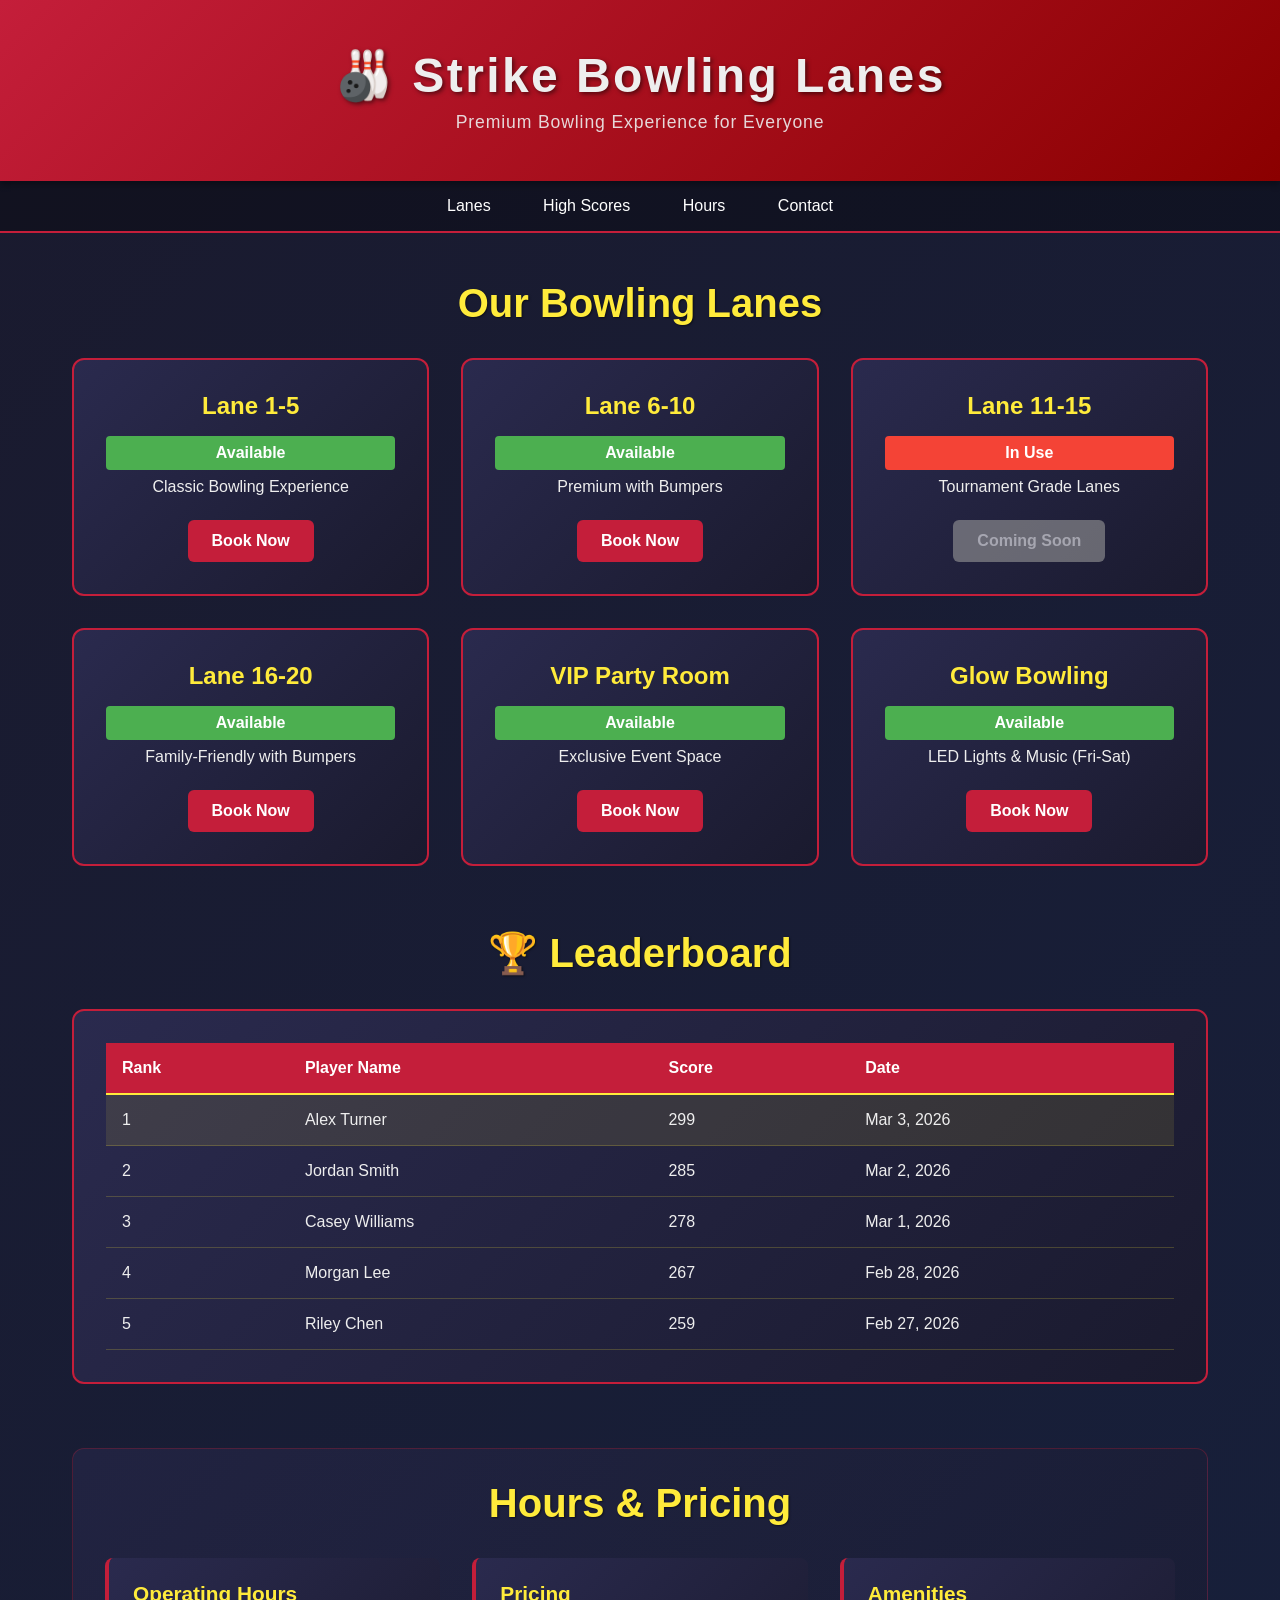
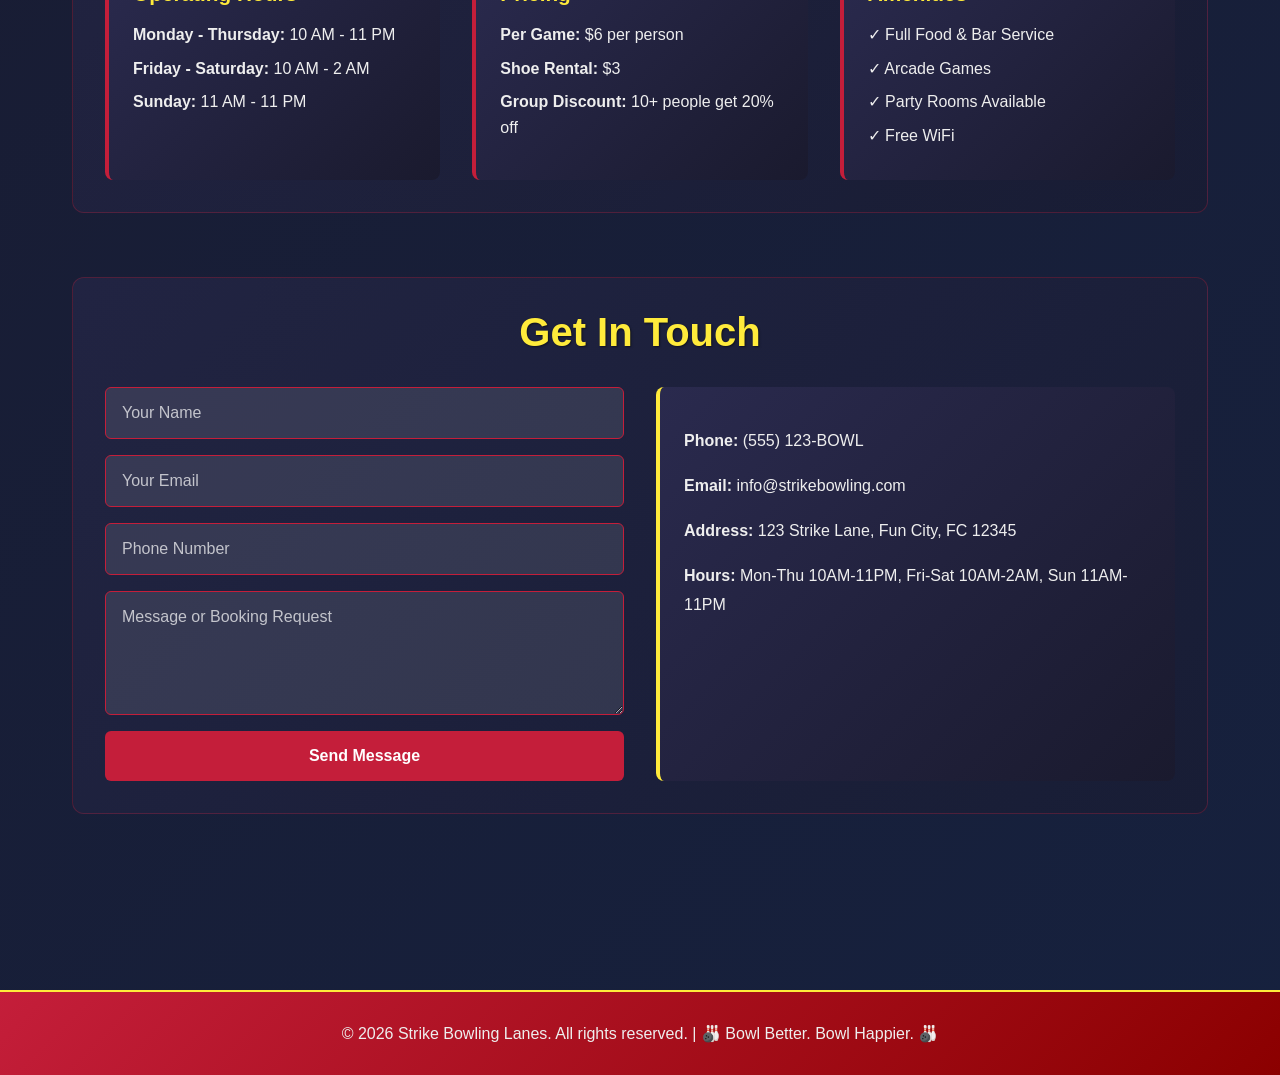
<file: week-5-claude-session/index.html>
<!DOCTYPE html>
<html lang="en">

<head>
  <meta charset="UTF-8">
  <meta name="viewport" content="width=device-width, initial-scale=1.0">
  <title>Bowling Lanes - Premium Bowling Experience</title>
  <link rel="stylesheet" href="style.css">
</head>

<body>

  <header>
    <h1>🎳 Strike Bowling Lanes</h1>
    <p class="tagline">Premium Bowling Experience for Everyone</p>
  </header>

  <nav class="nav-menu">
    <a href="#lanes" class="nav-link">Lanes</a>
    <a href="#scores" class="nav-link">High Scores</a>
    <a href="#hours" class="nav-link">Hours</a>
    <a href="#contact" class="nav-link">Contact</a>
  </nav>

  <main>
    <section id="lanes" class="lanes-section">
      <h2>Our Bowling Lanes</h2>
      <div class="lanes-grid">
        <div class="lane-card">
          <h3>Lane 1-5</h3>
          <p class="lane-status available">Available</p>
          <p>Classic Bowling Experience</p>
          <button class="book-btn">Book Now</button>
        </div>

        <div class="lane-card">
          <h3>Lane 6-10</h3>
          <p class="lane-status available">Available</p>
          <p>Premium with Bumpers</p>
          <button class="book-btn">Book Now</button>
        </div>

        <div class="lane-card">
          <h3>Lane 11-15</h3>
          <p class="lane-status unavailable">In Use</p>
          <p>Tournament Grade Lanes</p>
          <button class="book-btn" disabled>Coming Soon</button>
        </div>

        <div class="lane-card">
          <h3>Lane 16-20</h3>
          <p class="lane-status available">Available</p>
          <p>Family-Friendly with Bumpers</p>
          <button class="book-btn">Book Now</button>
        </div>

        <div class="lane-card">
          <h3>VIP Party Room</h3>
          <p class="lane-status available">Available</p>
          <p>Exclusive Event Space</p>
          <button class="book-btn">Book Now</button>
        </div>

        <div class="lane-card">
          <h3>Glow Bowling</h3>
          <p class="lane-status available">Available</p>
          <p>LED Lights & Music (Fri-Sat)</p>
          <button class="book-btn">Book Now</button>
        </div>
      </div>
    </section>

    <section id="scores" class="scores-section">
      <h2>🏆 Leaderboard</h2>
      <div class="leaderboard">
        <table>
          <thead>
            <tr>
              <th>Rank</th>
              <th>Player Name</th>
              <th>Score</th>
              <th>Date</th>
            </tr>
          </thead>
          <tbody>
            <tr>
              <td>1</td>
              <td>Alex Turner</td>
              <td>299</td>
              <td>Mar 3, 2026</td>
            </tr>
            <tr>
              <td>2</td>
              <td>Jordan Smith</td>
              <td>285</td>
              <td>Mar 2, 2026</td>
            </tr>
            <tr>
              <td>3</td>
              <td>Casey Williams</td>
              <td>278</td>
              <td>Mar 1, 2026</td>
            </tr>
            <tr>
              <td>4</td>
              <td>Morgan Lee</td>
              <td>267</td>
              <td>Feb 28, 2026</td>
            </tr>
            <tr>
              <td>5</td>
              <td>Riley Chen</td>
              <td>259</td>
              <td>Feb 27, 2026</td>
            </tr>
          </tbody>
        </table>
      </div>
    </section>

    <section id="hours" class="info-section">
      <h2>Hours & Pricing</h2>
      <div class="info-grid">
        <div class="info-card">
          <h3>Operating Hours</h3>
          <p><strong>Monday - Thursday:</strong> 10 AM - 11 PM</p>
          <p><strong>Friday - Saturday:</strong> 10 AM - 2 AM</p>
          <p><strong>Sunday:</strong> 11 AM - 11 PM</p>
        </div>

        <div class="info-card">
          <h3>Pricing</h3>
          <p><strong>Per Game:</strong> $6 per person</p>
          <p><strong>Shoe Rental:</strong> $3</p>
          <p><strong>Group Discount:</strong> 10+ people get 20% off</p>
        </div>

        <div class="info-card">
          <h3>Amenities</h3>
          <p>✓ Full Food & Bar Service</p>
          <p>✓ Arcade Games</p>
          <p>✓ Party Rooms Available</p>
          <p>✓ Free WiFi</p>
        </div>
      </div>
    </section>

    <section id="contact" class="contact-section">
      <h2>Get In Touch</h2>
      <div class="contact-form">
        <form>
          <input type="text" placeholder="Your Name" required>
          <input type="email" placeholder="Your Email" required>
          <input type="tel" placeholder="Phone Number">
          <textarea placeholder="Message or Booking Request" rows="5"></textarea>
          <button type="submit" class="submit-btn">Send Message</button>
        </form>
        <div class="contact-info">
          <p><strong>Phone:</strong> (555) 123-BOWL</p>
          <p><strong>Email:</strong> info@strikebowling.com</p>
          <p><strong>Address:</strong> 123 Strike Lane, Fun City, FC 12345</p>
          <p><strong>Hours:</strong> Mon-Thu 10AM-11PM, Fri-Sat 10AM-2AM, Sun 11AM-11PM</p>
        </div>
      </div>
    </section>
  </main>

  <footer>
    <p>&copy; 2026 Strike Bowling Lanes. All rights reserved. | 🎳 Bowl Better. Bowl Happier. 🎳</p>
  </footer>

  <script src="gallery.js"></script>
</body>

</html>
</file>
<file: week-5-claude-session/style.css>
* {
  box-sizing: border-box;
  margin: 0;
  padding: 0;
}

body {
  font-family: 'Arial', sans-serif;
  background: linear-gradient(135deg, #1a1a2e 0%, #16213e 100%);
  color: #eee;
}

header {
  padding: 3rem 2rem;
  text-align: center;
  background: linear-gradient(135deg, #c41e3a 0%, #8b0000 100%);
  box-shadow: 0 4px 6px rgba(0, 0, 0, 0.3);
}

header h1 {
  font-size: 3rem;
  font-weight: bold;
  letter-spacing: 0.05em;
  margin-bottom: 0.5rem;
  text-shadow: 2px 2px 4px rgba(0, 0, 0, 0.5);
}

.tagline {
  font-size: 1.1rem;
  font-weight: 300;
  letter-spacing: 0.05em;
  opacity: 0.9;
}

nav.nav-menu {
  background: rgba(0, 0, 0, 0.3);
  padding: 1rem;
  text-align: center;
  border-bottom: 2px solid #c41e3a;
  position: sticky;
  top: 0;
  z-index: 50;
}

.nav-link {
  color: #fff;
  text-decoration: none;
  margin: 0 1.5rem;
  font-weight: 500;
  transition: color 0.3s ease;
  font-size: 1rem;
}

.nav-link:hover {
  color: #ffeb3b;
}

main {
  padding: 3rem 2rem;
  max-width: 1200px;
  margin: 0 auto;
}

section {
  margin-bottom: 4rem;
}

section h2 {
  font-size: 2.5rem;
  margin-bottom: 2rem;
  color: #ffeb3b;
  text-align: center;
  text-shadow: 1px 1px 2px rgba(0, 0, 0, 0.5);
}

/* Lanes Section */
.lanes-grid {
  display: grid;
  grid-template-columns: repeat(auto-fill, minmax(280px, 1fr));
  gap: 2rem;
}

.lane-card {
  background: linear-gradient(135deg, #2a2a4e 0%, #1a1a2e 100%);
  border: 2px solid #c41e3a;
  border-radius: 12px;
  padding: 2rem;
  text-align: center;
  transition: transform 0.3s ease, box-shadow 0.3s ease;
  cursor: pointer;
}

.lane-card:hover {
  transform: translateY(-5px);
  box-shadow: 0 8px 16px rgba(196, 30, 58, 0.4);
}

.lane-card h3 {
  font-size: 1.5rem;
  margin-bottom: 1rem;
  color: #ffeb3b;
}

.lane-card p {
  margin: 0.5rem 0;
  font-size: 1rem;
}

.lane-status {
  font-weight: bold;
  padding: 0.5rem;
  border-radius: 4px;
  margin: 1rem 0;
}

.lane-status.available {
  background: #4caf50;
  color: #fff;
}

.lane-status.unavailable {
  background: #f44336;
  color: #fff;
}

.book-btn {
  background: #c41e3a;
  color: white;
  border: none;
  padding: 0.75rem 1.5rem;
  font-size: 1rem;
  border-radius: 6px;
  cursor: pointer;
  transition: background 0.3s ease;
  margin-top: 1rem;
  font-weight: bold;
}

.book-btn:hover:not(:disabled) {
  background: #8b0000;
  transform: scale(1.05);
}

.book-btn:disabled {
  background: #999;
  cursor: not-allowed;
  opacity: 0.6;
}

/* Scores/Leaderboard Section */
.leaderboard {
  background: linear-gradient(135deg, #2a2a4e 0%, #1a1a2e 100%);
  border: 2px solid #c41e3a;
  border-radius: 12px;
  padding: 2rem;
  overflow-x: auto;
}

table {
  width: 100%;
  border-collapse: collapse;
  text-align: left;
}

thead {
  background: #c41e3a;
  font-weight: bold;
}

th {
  padding: 1rem;
  border-bottom: 2px solid #ffeb3b;
  color: white;
}

td {
  padding: 1rem;
  border-bottom: 1px solid rgba(255, 235, 59, 0.2);
}

tbody tr:hover {
  background: rgba(196, 30, 58, 0.2);
}

tbody tr:first-child {
  background: rgba(255, 235, 59, 0.1);
}

/* Info Section */
.info-section,
.contact-section {
  background: linear-gradient(135deg, rgba(42, 42, 78, 0.5) 0%, rgba(26, 26, 46, 0.5) 100%);
  padding: 2rem;
  border-radius: 12px;
  border: 1px solid rgba(196, 30, 58, 0.3);
}

.info-grid {
  display: grid;
  grid-template-columns: repeat(auto-fit, minmax(280px, 1fr));
  gap: 2rem;
}

.info-card {
  background: linear-gradient(135deg, #2a2a4e 0%, #1a1a2e 100%);
  border-left: 4px solid #c41e3a;
  border-radius: 8px;
  padding: 1.5rem;
}

.info-card h3 {
  color: #ffeb3b;
  margin-bottom: 1rem;
  font-size: 1.3rem;
}

.info-card p {
  margin: 0.5rem 0;
  line-height: 1.6;
}

/* Contact Section */
.contact-form {
  display: grid;
  grid-template-columns: 1fr 1fr;
  gap: 2rem;
  margin-top: 2rem;
}

form {
  display: flex;
  flex-direction: column;
  gap: 1rem;
}

input,
textarea {
  padding: 1rem;
  border: 1px solid #c41e3a;
  border-radius: 6px;
  background: rgba(255, 255, 255, 0.1);
  color: white;
  font-size: 1rem;
  font-family: inherit;
}

input::placeholder,
textarea::placeholder {
  color: rgba(255, 255, 255, 0.7);
}

input:focus,
textarea:focus {
  outline: none;
  background: rgba(255, 255, 255, 0.15);
  border-color: #ffeb3b;
}

.submit-btn {
  background: #c41e3a;
  color: white;
  border: none;
  padding: 1rem;
  border-radius: 6px;
  font-size: 1rem;
  cursor: pointer;
  font-weight: bold;
  transition: background 0.3s ease;
}

.submit-btn:hover {
  background: #8b0000;
}

.contact-info {
  background: linear-gradient(135deg, #2a2a4e 0%, #1a1a2e 100%);
  border-left: 4px solid #ffeb3b;
  padding: 1.5rem;
  border-radius: 8px;
}

.contact-info p {
  margin: 1rem 0;
  line-height: 1.8;
}

/* Footer */
footer {
  background: linear-gradient(135deg, #c41e3a 0%, #8b0000 100%);
  text-align: center;
  padding: 2rem;
  margin-top: 4rem;
  border-top: 2px solid #ffeb3b;
}

/* Mobile Responsive */

@media (max-width: 768px) {
  header h1 {
    font-size: 2rem;
  }

  .tagline {
    font-size: 1rem;
  }

  nav.nav-menu {
    padding: 0.5rem;
  }

  .nav-link {
    margin: 0 0.75rem;
    font-size: 0.9rem;
  }

  section h2 {
    font-size: 2rem;
  }

  .lanes-grid {
    grid-template-columns: 1fr;
  }

  .contact-form {
    grid-template-columns: 1fr;
  }

  .info-grid {
    grid-template-columns: 1fr;
  }

  main {
    padding: 1.5rem 1rem;
  }

  table {
    font-size: 0.9rem;
  }

  th,
  td {
    padding: 0.75rem 0.5rem;
  }
}
</file>
